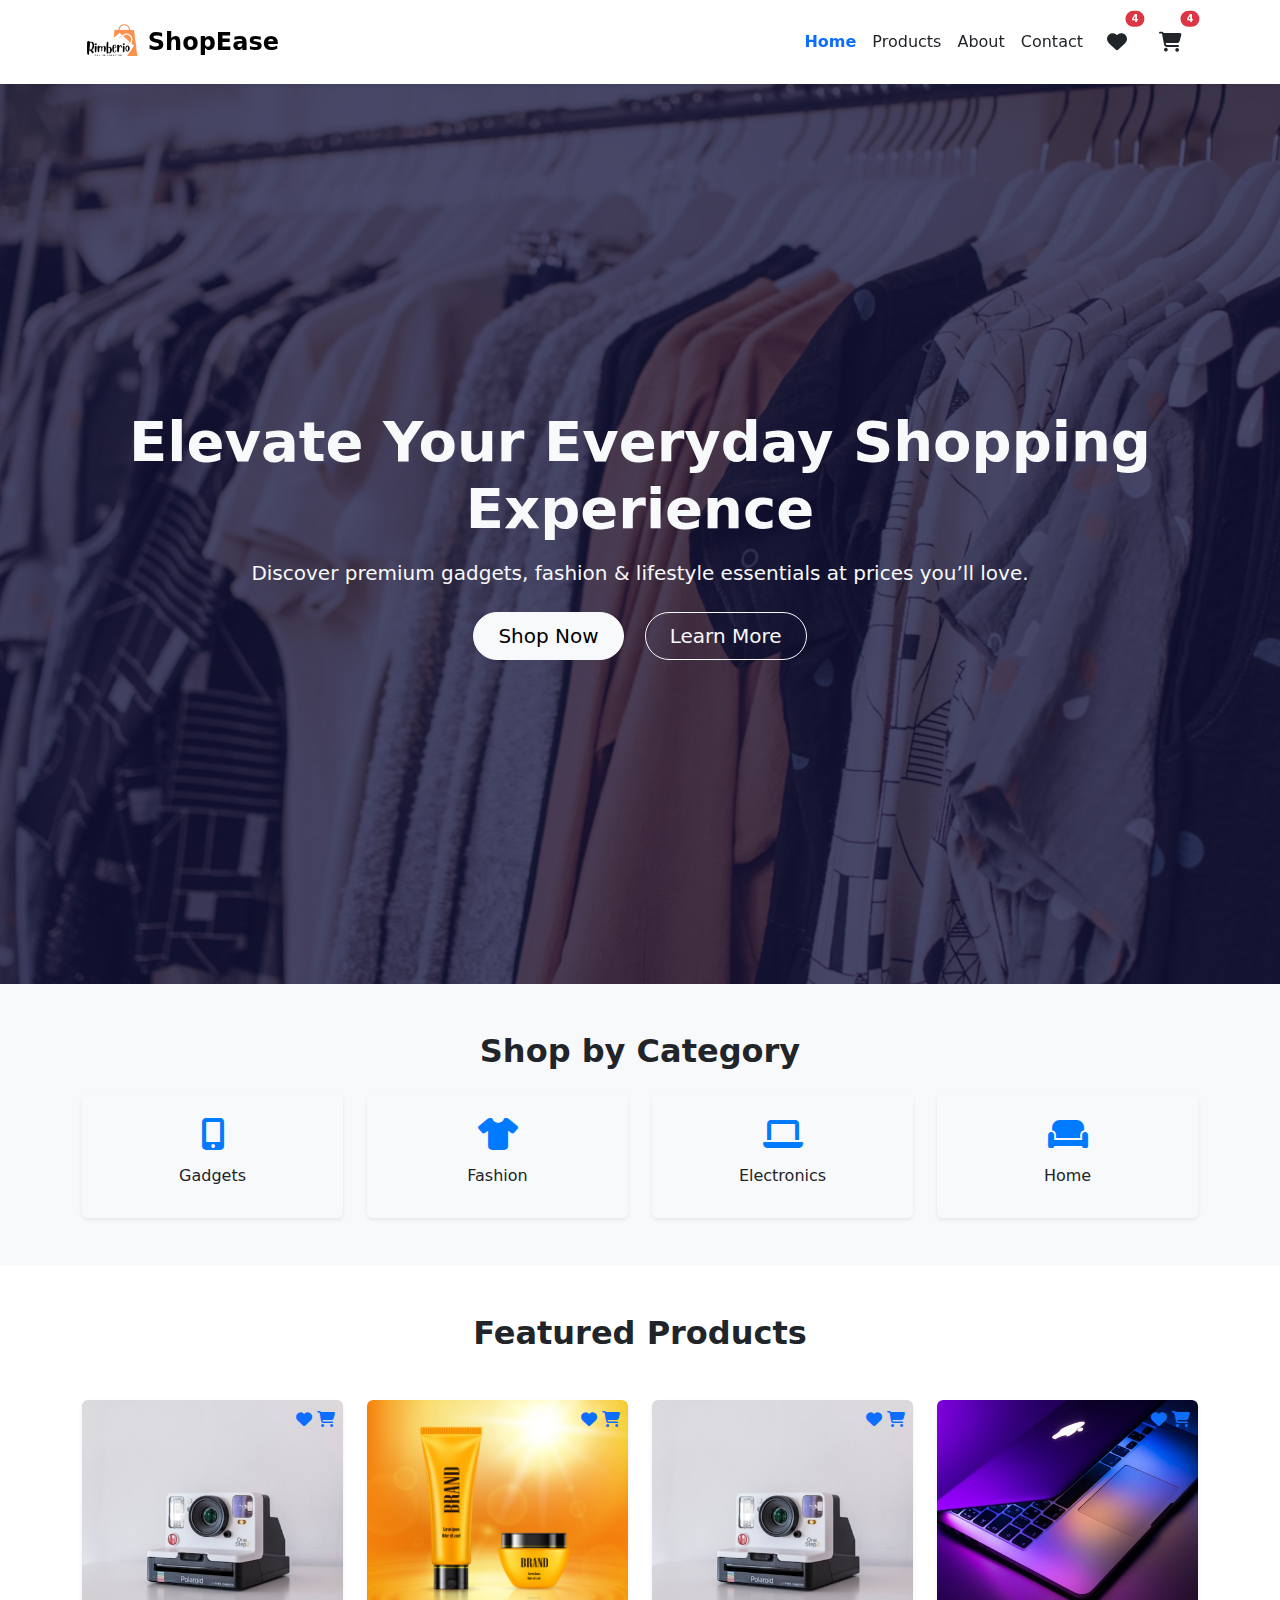
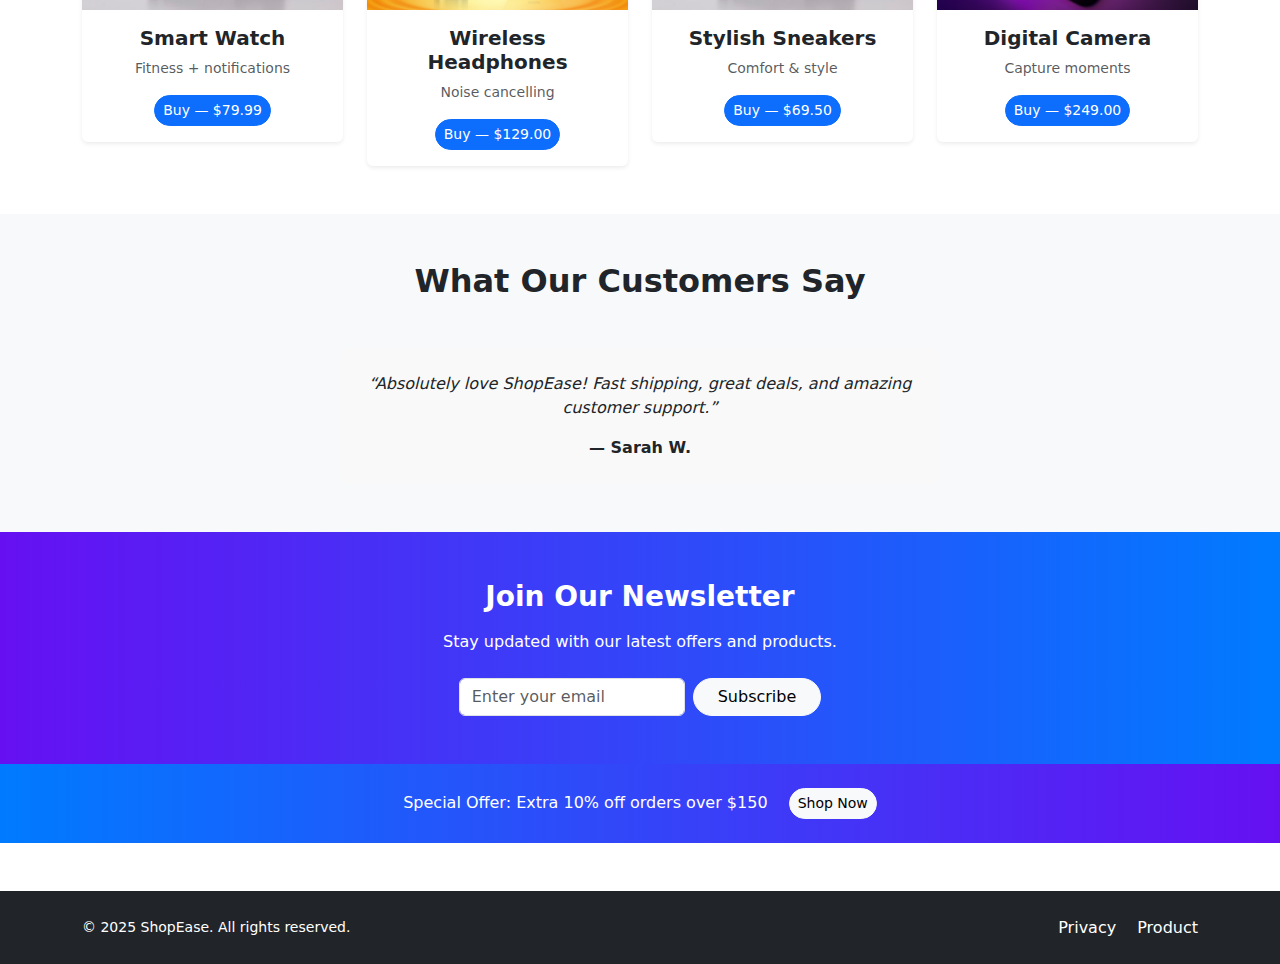
<file: index.html>
<!DOCTYPE html>
<html lang="en">
  <head>
    <meta charset="utf-8" />
    <meta name="viewport" content="width=device-width,initial-scale=1" />
    <title>ShopEase | Home</title>
    <link rel="stylesheet" href="style.css" />
    <!-- Google Fonts -->
    <link
      href="https://fonts.googleapis.com/css2?family=Poppins:wght@300;500;700;800&display=swap"
      rel="stylesheet"
    />

    <!-- Bootstrap CSS -->
    <link
      href="https://cdn.jsdelivr.net/npm/bootstrap@5.3.3/dist/css/bootstrap.min.css"
      rel="stylesheet"
    />

    <!-- Font Awesome -->
    <link
      href="https://cdnjs.cloudflare.com/ajax/libs/font-awesome/6.6.0/css/all.min.css"
      rel="stylesheet"
    />
  </head>

  <body class="d-flex flex-column">
    <!-- HEADER -->
    <header
      class="navbar navbar-expand-lg navbar-light bg-white shadow-sm sticky-top"
    >
      <div
        class="container py-2 d-flex align-items-center justify-content-between"
      >
        <!-- Brand / Logo -->
        <a href="index.html" class="navbar-brand d-flex align-items-center">
          <img
            src="./images/logoStore.png"
            alt="ShopEase"
            style="height: 42px; margin-right: 8px"
          />
          <span class="fw-bold h4 text-gradient mb-0">ShopEase</span>
        </a>

        <!-- Mobile Icons (Wishlist + Cart) -->
        <div class="d-lg-none d-flex align-items-center">
          <a
            href="checkout.html"
            class="nav-link text-dark fs-5 position-relative me-2"
          >
            <i class="fa-solid fa-heart"></i>
            <span
              class="position-absolute top-0 start-100 translate-middle badge rounded-pill bg-danger"
              style="font-size: 0.6rem"
              >4</span
            >
          </a>
          <a
            href="checkout.html"
            class="nav-link text-dark fs-5 position-relative me-3"
          >
            <i class="fa-solid fa-cart-shopping"></i>
            <span
              class="position-absolute top-0 start-100 translate-middle badge rounded-pill bg-danger"
              style="font-size: 0.6rem"
              >4</span
            >
          </a>

          <!-- Hamburger Icon -->
          <button
            class="navbar-toggler border-0"
            type="button"
            data-bs-toggle="collapse"
            data-bs-target="#navbarNav"
            aria-controls="navbarNav"
            aria-expanded="false"
            aria-label="Toggle navigation"
          >
            <span class="navbar-toggler-icon"></span>
          </button>
        </div>

        <!-- Desktop Nav Links -->
        <div
          class="collapse navbar-collapse justify-content-end"
          id="navbarNav"
        >
          <ul class="navbar-nav align-items-lg-center mb-2 mb-lg-0">
            <li class="nav-item">
              <a class="nav-link fw-bold active text-primary" href="index.html"
                >Home</a
              >
            </li>
            <li class="nav-item">
              <a class="nav-link text-dark" href="product.html">Products</a>
            </li>
            <li class="nav-item">
              <a class="nav-link text-dark" href="about.html">About</a>
            </li>
            <li class="nav-item">
              <a class="nav-link text-dark" href="contact.html">Contact</a>
            </li>

            <!-- Desktop Icons -->
            <li class="nav-item d-none d-lg-block position-relative mx-2">
              <a href="checkout.html" class="nav-link text-dark fs-5">
                <i class="fa-solid fa-heart"></i>
                <span
                  class="position-absolute top-0 start-100 translate-middle badge rounded-pill bg-danger"
                  style="font-size: 0.6rem"
                  >4</span
                >
              </a>
            </li>
            <li class="nav-item d-none d-lg-block position-relative mx-2">
              <a href="checkout.html" class="nav-link text-dark fs-5">
                <i class="fa-solid fa-cart-shopping"></i>
                <span
                  class="position-absolute top-0 start-100 translate-middle badge rounded-pill bg-danger"
                  style="font-size: 0.6rem"
                  >4</span
                >
              </a>
            </li>
          </ul>
        </div>
      </div>
    </header>

    <!-- HERO SECTION -->
    <section
      class="hero-section text-light text-center d-flex align-items-center justify-content-center"
    >
      <div class="container">
        <h1 class="display-4 fw-bold mb-3">
          Elevate Your Everyday Shopping Experience
        </h1>
        <p class="lead mb-4">
          Discover premium gadgets, fashion & lifestyle essentials at prices
          you’ll love.
        </p>
        <a
          href="product.html"
          class="btn btn-lg btn-light rounded-pill me-3 px-4"
        >
          Shop Now
        </a>
        <a
          href="about.html"
          class="btn btn-lg btn-outline-light rounded-pill px-4"
        >
          Learn More
        </a>
      </div>
    </section>

    <!-- CATEGORY SECTION -->
    <section class="py-5 bg-light">
      <div class="container text-center">
        <h2 class="fw-bold mb-4 text-gradient">Shop by Category</h2>
        <div class="row g-4">
          <div class="col-6 col-md-3">
            <div class="p-4 shadow-sm category-card rounded">
              <i class="fa-solid fa-mobile-screen-button mb-3"></i>
              <h6>Gadgets</h6>
            </div>
          </div>
          <div class="col-6 col-md-3">
            <div class="p-4 shadow-sm category-card rounded">
              <i class="fa-solid fa-shirt mb-3"></i>
              <h6>Fashion</h6>
            </div>
          </div>
          <div class="col-6 col-md-3">
            <div class="p-4 shadow-sm category-card rounded">
              <i class="fa-solid fa-laptop mb-3"></i>
              <h6>Electronics</h6>
            </div>
          </div>
          <div class="col-6 col-md-3">
            <div class="p-4 shadow-sm category-card rounded">
              <i class="fa-solid fa-couch mb-3"></i>
              <h6>Home</h6>
            </div>
          </div>
        </div>
      </div>
    </section>

    <!-- FEATURED PRODUCTS -->
    <section class="py-5 bg-white">
      <div class="container">
        <h2 class="fw-bold text-center mb-5 text-gradient">
          Featured Products
        </h2>
        <div class="row g-4">
          <!-- product cards -->
          <div class="col-sm-6 col-lg-3">
            <div class="card product-card border-0 shadow-sm position-relative">
              <img src="./images/product1.jpg" class="card-img-top" />
              <div class="card-body text-center">
                <h5 class="fw-semibold">Smart Watch</h5>
                <p class="text-muted small">Fitness + notifications</p>
                <a href="#" class="btn btn-primary rounded-pill btn-sm"
                  >Buy — $79.99</a
                >
              </div>
              <div class="position-absolute top-0 end-0 p-2">
                <i class="fa-solid fa-heart text-primary"></i>
                <i class="fa-solid fa-cart-shopping text-primary"></i>
              </div>
            </div>
          </div>

          <div class="col-sm-6 col-lg-3">
            <div class="card product-card border-0 shadow-sm position-relative">
              <img src="./images/product.jpg" class="card-img-top" />
              <div class="card-body text-center">
                <h5 class="fw-semibold">Wireless Headphones</h5>
                <p class="text-muted small">Noise cancelling</p>
                <a href="#" class="btn btn-primary rounded-pill btn-sm"
                  >Buy — $129.00</a
                >
              </div>
              <div class="position-absolute top-0 end-0 p-2">
                <i class="fa-solid fa-heart text-primary"></i>
                <i class="fa-solid fa-cart-shopping text-primary"></i>
              </div>
            </div>
          </div>

          <div class="col-sm-6 col-lg-3">
            <div class="card product-card border-0 shadow-sm position-relative">
              <img src="./images/product1.jpg" class="card-img-top" />
              <div class="card-body text-center">
                <h5 class="fw-semibold">Stylish Sneakers</h5>
                <p class="text-muted small">Comfort & style</p>
                <a href="#" class="btn btn-primary rounded-pill btn-sm"
                  >Buy — $69.50</a
                >
              </div>
              <div class="position-absolute top-0 end-0 p-2">
                <i class="fa-solid fa-heart text-primary"></i>
                <i class="fa-solid fa-cart-shopping text-primary"></i>
              </div>
            </div>
          </div>

          <div class="col-sm-6 col-lg-3">
            <div class="card product-card border-0 shadow-sm position-relative">
              <img src="./images/product2.jpg" class="card-img-top" />
              <div class="card-body text-center">
                <h5 class="fw-semibold">Digital Camera</h5>
                <p class="text-muted small">Capture moments</p>
                <a href="#" class="btn btn-primary rounded-pill btn-sm"
                  >Buy — $249.00</a
                >
              </div>
              <div class="position-absolute top-0 end-0 p-2">
                <i class="fa-solid fa-heart text-primary"></i>
                <i class="fa-solid fa-cart-shopping text-primary"></i>
              </div>
            </div>
          </div>
        </div>
      </div>
    </section>

    <!-- TESTIMONIALS -->
    <section class="py-5 bg-light">
      <div class="container text-center">
        <h2 class="fw-bold mb-5 text-gradient">What Our Customers Say</h2>
        <div
          id="carouselTestimonials"
          class="carousel slide"
          data-bs-ride="carousel"
        >
          <div class="carousel-inner">
            <div class="carousel-item active">
              <div class="testimonial p-4 mx-auto" style="max-width: 600px">
                <p class="mb-3 fst-italic">
                  “Absolutely love ShopEase! Fast shipping, great deals, and
                  amazing customer support.”
                </p>
                <strong>— Sarah W.</strong>
              </div>
            </div>
            <div class="carousel-item">
              <div class="testimonial p-4 mx-auto" style="max-width: 600px">
                <p class="mb-3 fst-italic">
                  “My go-to store for gadgets and lifestyle products. Highly
                  recommend!”
                </p>
                <strong>— Daniel R.</strong>
              </div>
            </div>
            <div class="carousel-item">
              <div class="testimonial p-4 mx-auto" style="max-width: 600px">
                <p class="mb-3 fst-italic">
                  “Top-notch quality and very user-friendly website. Will shop
                  again.”
                </p>
                <strong>— Emily T.</strong>
              </div>
            </div>
          </div>
        </div>
      </div>
    </section>

    <!-- NEWSLETTER SIGNUP -->
    <section class="newsletter text-white py-5 text-center">
      <div class="container">
        <h3 class="fw-bold mb-3">Join Our Newsletter</h3>
        <p class="mb-4">Stay updated with our latest offers and products.</p>
        <form class="d-flex justify-content-center flex-wrap gap-2">
          <input
            type="email"
            class="form-control w-auto"
            placeholder="Enter your email"
            required
          />
          <button class="btn btn-light rounded-pill px-4">Subscribe</button>
        </form>
      </div>
    </section>

    <!-- PROMO BANNER -->
    <section class="promo-banner text-white py-4 text-center">
      <div class="container">
        Special Offer: Extra 10% off orders over $150
        <a href="product.html" class="btn btn-light btn-sm rounded-pill ms-3">
          Shop Now
        </a>
      </div>
    </section>

    <!-- FOOTER -->
    <footer class="bg-dark text-white py-4 mt-5">
      <div
        class="container d-flex flex-column flex-md-row justify-content-between align-items-center"
      >
        <small>&copy; 2025 ShopEase. All rights reserved.</small>
        <div class="mt-2 mt-md-0">
          <a href="privacy.html" class="text-white text-decoration-none me-3">
            Privacy
          </a>
          <a href="product.html" class="text-white text-decoration-none">
            Product
          </a>
        </div>
      </div>
    </footer>

    <script src="https://cdn.jsdelivr.net/npm/bootstrap@5.3.3/dist/js/bootstrap.bundle.min.js"></script>
  </body>
</html>
</file>
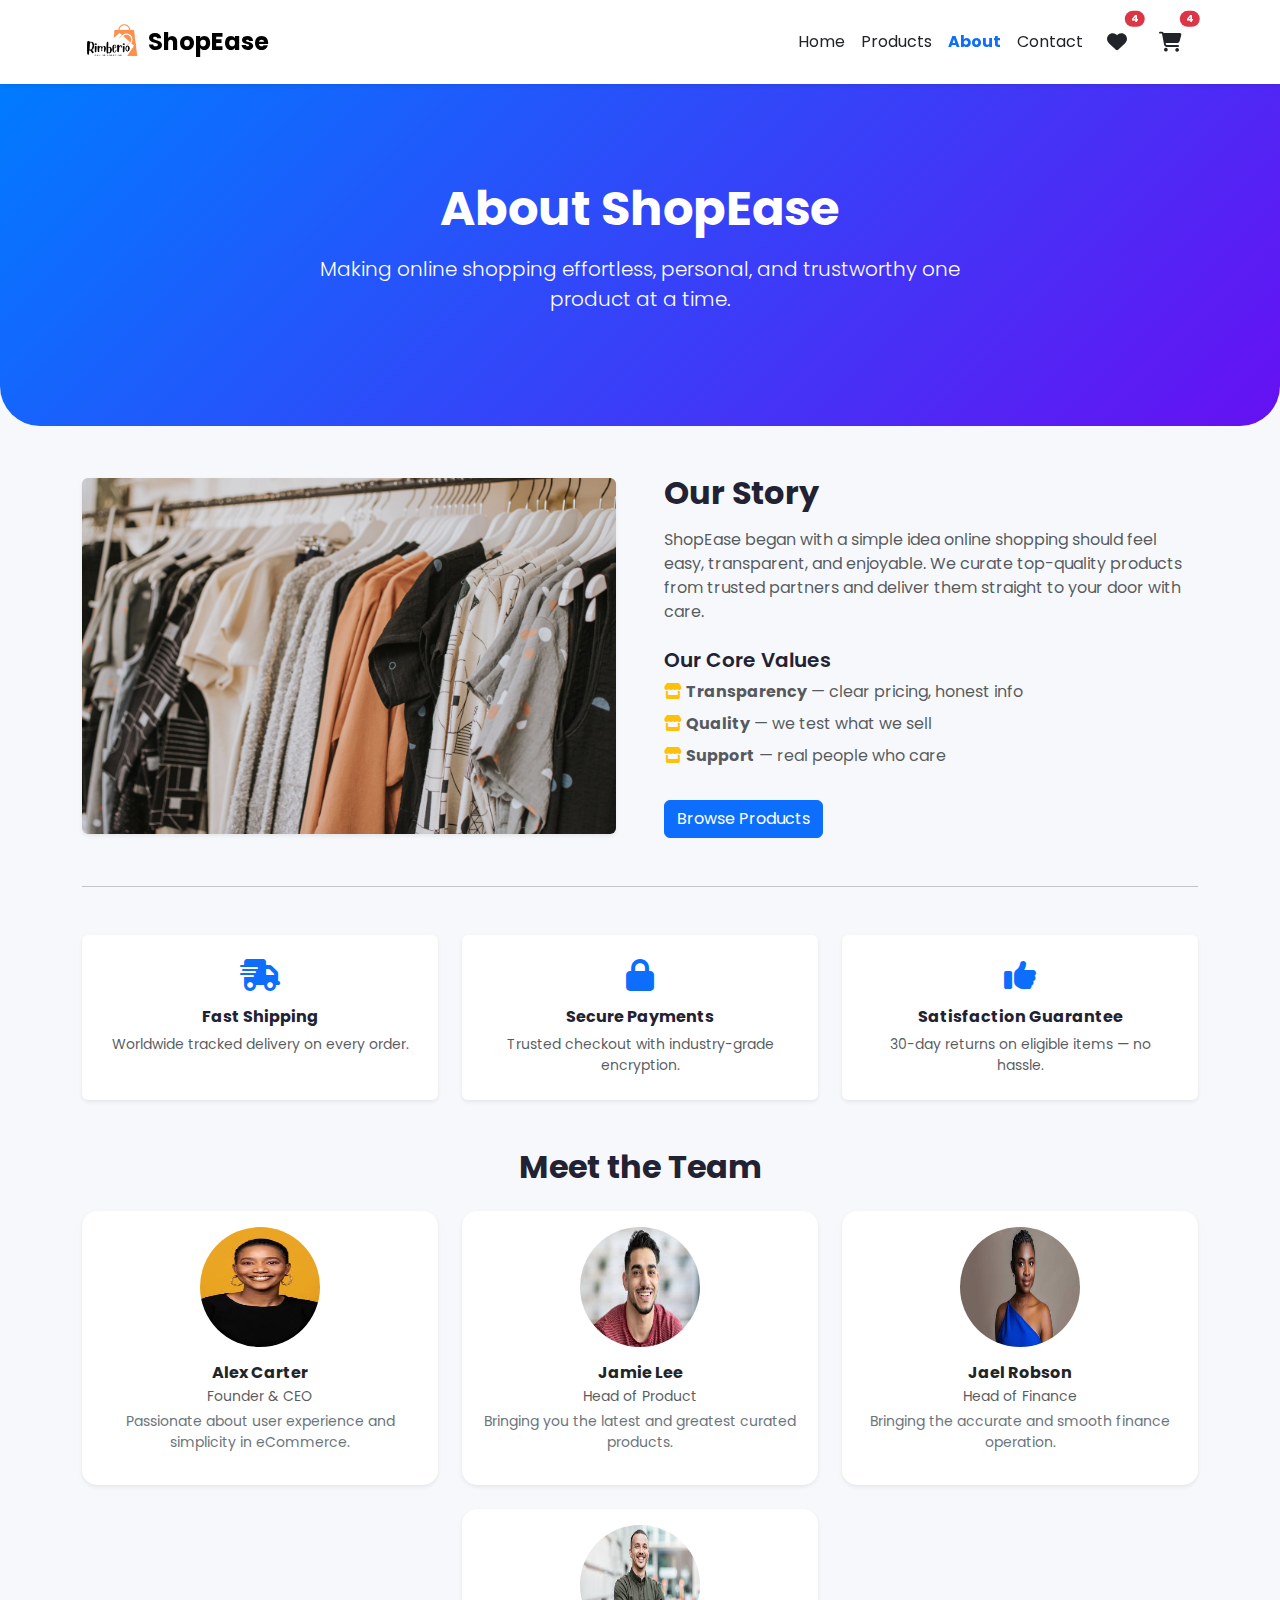
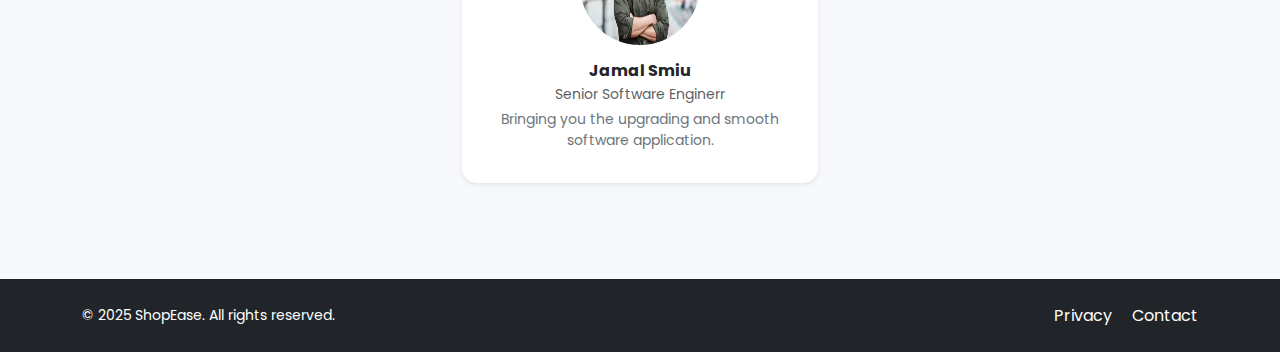
<file: about.html>
<!DOCTYPE html>
<html lang="en">
  <head>
    <meta charset="utf-8" />
    <meta name="viewport" content="width=device-width,initial-scale=1" />
    <title>About | ShopEase</title>
    <link
      href="https://fonts.googleapis.com/css2?family=Poppins:wght@300;500;700;800&display=swap"
      rel="stylesheet"
    />
    <link
      href="https://cdn.jsdelivr.net/npm/bootstrap@5.3.3/dist/css/bootstrap.min.css"
      rel="stylesheet"
    />
    <link
      href="https://cdnjs.cloudflare.com/ajax/libs/font-awesome/6.6.0/css/all.min.css"
      rel="stylesheet"
    />
    <link rel="stylesheet" href="style.css" />
  </head>

  <body>
    <!-- HEADER -->
    <header
      class="navbar navbar-expand-lg navbar-light bg-white shadow-sm sticky-top"
    >
      <div
        class="container py-2 d-flex align-items-center justify-content-between"
      >
        <!-- Brand / Logo -->
        <a href="index.html" class="navbar-brand d-flex align-items-center">
          <img
            src="./images/logoStore.png"
            alt="ShopEase"
            style="height: 42px; margin-right: 8px"
          />
          <span class="fw-bold h4 text-gradient mb-0">ShopEase</span>
        </a>

        <!-- Mobile Icons (Wishlist + Cart) -->
        <div class="d-lg-none d-flex align-items-center">
          <a
            href="checkout.html"
            class="nav-link text-dark fs-5 position-relative me-2"
          >
            <i class="fa-solid fa-heart"></i>
            <span
              class="position-absolute top-0 start-100 translate-middle badge rounded-pill bg-danger"
              style="font-size: 0.6rem"
              >4</span
            >
          </a>
          <a
            href="checkout.html"
            class="nav-link text-dark fs-5 position-relative me-3"
          >
            <i class="fa-solid fa-cart-shopping"></i>
            <span
              class="position-absolute top-0 start-100 translate-middle badge rounded-pill bg-danger"
              style="font-size: 0.6rem"
              >4</span
            >
          </a>

          <!-- Hamburger Icon -->
          <button
            class="navbar-toggler border-0"
            type="button"
            data-bs-toggle="collapse"
            data-bs-target="#navbarNav"
            aria-controls="navbarNav"
            aria-expanded="false"
            aria-label="Toggle navigation"
          >
            <span class="navbar-toggler-icon"></span>
          </button>
        </div>

        <!-- Desktop Nav Links -->
        <div
          class="collapse navbar-collapse justify-content-end"
          id="navbarNav"
        >
          <ul class="navbar-nav align-items-lg-center mb-2 mb-lg-0">
            <li class="nav-item">
              <a class="nav-link text-dark" href="index.html">Home</a>
            </li>
            <li class="nav-item">
              <a class="nav-link text-dark" href="product.html">Products</a>
            </li>
            <li class="nav-item">
              <a class="nav-link fw-bold active text-primary" href="about.html"
                >About</a
              >
            </li>
            <li class="nav-item">
              <a class="nav-link text-dark" href="contact.html">Contact</a>
            </li>

            <!-- Desktop Icons -->
            <li class="nav-item d-none d-lg-block position-relative mx-2">
              <a href="checkout.html" class="nav-link text-dark fs-5">
                <i class="fa-solid fa-heart"></i>
                <span
                  class="position-absolute top-0 start-100 translate-middle badge rounded-pill bg-danger"
                  style="font-size: 0.6rem"
                  >4</span
                >
              </a>
            </li>
            <li class="nav-item d-none d-lg-block position-relative mx-2">
              <a href="checkout.html" class="nav-link text-dark fs-5">
                <i class="fa-solid fa-cart-shopping"></i>
                <span
                  class="position-absolute top-0 start-100 translate-middle badge rounded-pill bg-danger"
                  style="font-size: 0.6rem"
                  >4</span
                >
              </a>
            </li>
          </ul>
        </div>
      </div>
    </header>

    <!-- ABOUT HERO -->
    <section class="about-hero py-5 text-center text-white">
      <div class="container py-5">
        <h1 class="fw-bold display-5 mb-3">About ShopEase</h1>
        <p class="lead mx-auto" style="max-width: 650px">
          Making online shopping effortless, personal, and trustworthy one
          product at a time.
        </p>
      </div>
    </section>

    <!-- OUR STORY -->
    <main class="py-5">
      <div class="container">
        <div class="row g-5 align-items-center">
          <div class="col-md-6">
            <img
              src="./images/bg.jpg"
              alt="Our mission"
              class="img-fluid rounded shadow-sm animate-fade"
            />
          </div>

          <div class="col-md-6">
            <h2 class="fw-bold mb-3">Our Story</h2>
            <p class="text-muted">
              ShopEase began with a simple idea online shopping should feel
              easy, transparent, and enjoyable. We curate top-quality products
              from trusted partners and deliver them straight to your door with
              care.
            </p>

            <h5 class="mt-4 mb-2 fw-semibold">Our Core Values</h5>
            <ul class="list-unstyled text-muted">
              <li class="mb-2">
                <i class="fa-solid fa-store text-warning"></i>
                <strong>Transparency</strong> — clear pricing, honest info
              </li>
              <li class="mb-2">
                <i class="fa-solid fa-store text-warning"></i>
                <strong>Quality</strong> — we test what we sell
              </li>
              <li class="mb-2">
                <i class="fa-solid fa-store text-warning"></i>
                <strong>Support</strong> — real people who care
              </li>
            </ul>

            <a href="product.html" class="btn btn-primary mt-3"
              >Browse Products</a
            >
          </div>
        </div>

        <hr class="my-5" />

        <!-- FEATURES -->
        <div class="row text-center g-4">
          <div class="col-md-4">
            <div class="feature-box p-4 rounded shadow-sm h-100">
              <i class="fa-solid fa-truck-fast fa-2x text-primary mb-3"></i>
              <h6 class="fw-bold">Fast Shipping</h6>
              <p class="text-muted small mb-0">
                Worldwide tracked delivery on every order.
              </p>
            </div>
          </div>

          <div class="col-md-4">
            <div class="feature-box p-4 rounded shadow-sm h-100">
              <i class="fa-solid fa-lock fa-2x text-primary mb-3"></i>
              <h6 class="fw-bold">Secure Payments</h6>
              <p class="text-muted small mb-0">
                Trusted checkout with industry-grade encryption.
              </p>
            </div>
          </div>

          <div class="col-md-4">
            <div class="feature-box p-4 rounded shadow-sm h-100">
              <i class="fa-solid fa-thumbs-up fa-2x text-primary mb-3"></i>
              <h6 class="fw-bold">Satisfaction Guarantee</h6>
              <p class="text-muted small mb-0">
                30-day returns on eligible items — no hassle.
              </p>
            </div>
          </div>
        </div>

        <!-- TEAM SECTION -->
        <section class="team-section text-center mt-5">
          <h2 class="fw-bold mb-4">Meet the Team</h2>
          <div class="row row-cols-lg-3 row-cols-2 g-4 justify-content-center">
            <div class="col-md-4 col-sm-6">
              <div class="card border-0 shadow-sm team-card p-3">
                <img
                  src="./images/team1.jpg"
                  class="rounded-circle mx-auto mb-3"
                  width="120"
                  height="120"
                  alt="Team member"
                />
                <h6 class="fw-bold mb-1">Alex Carter</h6>
                <p class="text-muted small mb-1">Founder & CEO</p>
                <p class="small text-secondary">
                  Passionate about user experience and simplicity in eCommerce.
                </p>
              </div>
            </div>
            <div class="col-md-4 col-sm-6">
              <div class="card border-0 shadow-sm team-card p-3">
                <img
                  src="./images/team2.jpg"
                  class="rounded-circle mx-auto mb-3"
                  width="120"
                  height="120"
                  alt="Team member"
                />
                <h6 class="fw-bold mb-1">Jamie Lee</h6>
                <p class="text-muted small mb-1">Head of Product</p>
                <p class="small text-secondary">
                  Bringing you the latest and greatest curated products.
                </p>
              </div>
            </div>

            <div class="col-md-4 col-sm-6">
              <div class="card border-0 shadow-sm team-card p-3">
                <img
                  src="./images/team3.jpg"
                  class="rounded-circle mx-auto mb-3"
                  width="120"
                  height="120"
                  alt="Team member"
                />
                <h6 class="fw-bold mb-1">Jael Robson</h6>
                <p class="text-muted small mb-1">Head of Finance</p>
                <p class="small text-secondary">
                  Bringing the accurate and smooth finance operation.
                </p>
              </div>
            </div>

            <div class="col-md-4 col-sm-6">
              <div class="card border-0 shadow-sm team-card p-3">
                <img
                  src="./images/team4.jpg"
                  class="rounded-circle mx-auto mb-3"
                  width="120"
                  height="120"
                  alt="Team member"
                />
                <h6 class="fw-bold mb-1">Jamal Smiu</h6>
                <p class="text-muted small mb-1">Senior Software Enginerr</p>
                <p class="small text-secondary">
                  Bringing you the upgrading and smooth software application.
                </p>
              </div>
            </div>
          </div>
        </section>
      </div>
    </main>

    <!-- FOOTER -->
    <footer class="bg-dark text-white py-4 mt-5">
      <div
        class="container d-flex flex-column flex-md-row justify-content-between align-items-center"
      >
        <small>&copy; 2025 ShopEase. All rights reserved.</small>
        <div class="mt-2 mt-md-0">
          <a href="privacy.html" class="text-white text-decoration-none me-3">
            Privacy
          </a>
          <a href="contact.html" class="text-white text-decoration-none">
            Contact
          </a>
        </div>
      </div>
    </footer>
    <script src="https://cdn.jsdelivr.net/npm/bootstrap@5.3.3/dist/js/bootstrap.bundle.min.js"></script>
  </body>
</html>
</file>
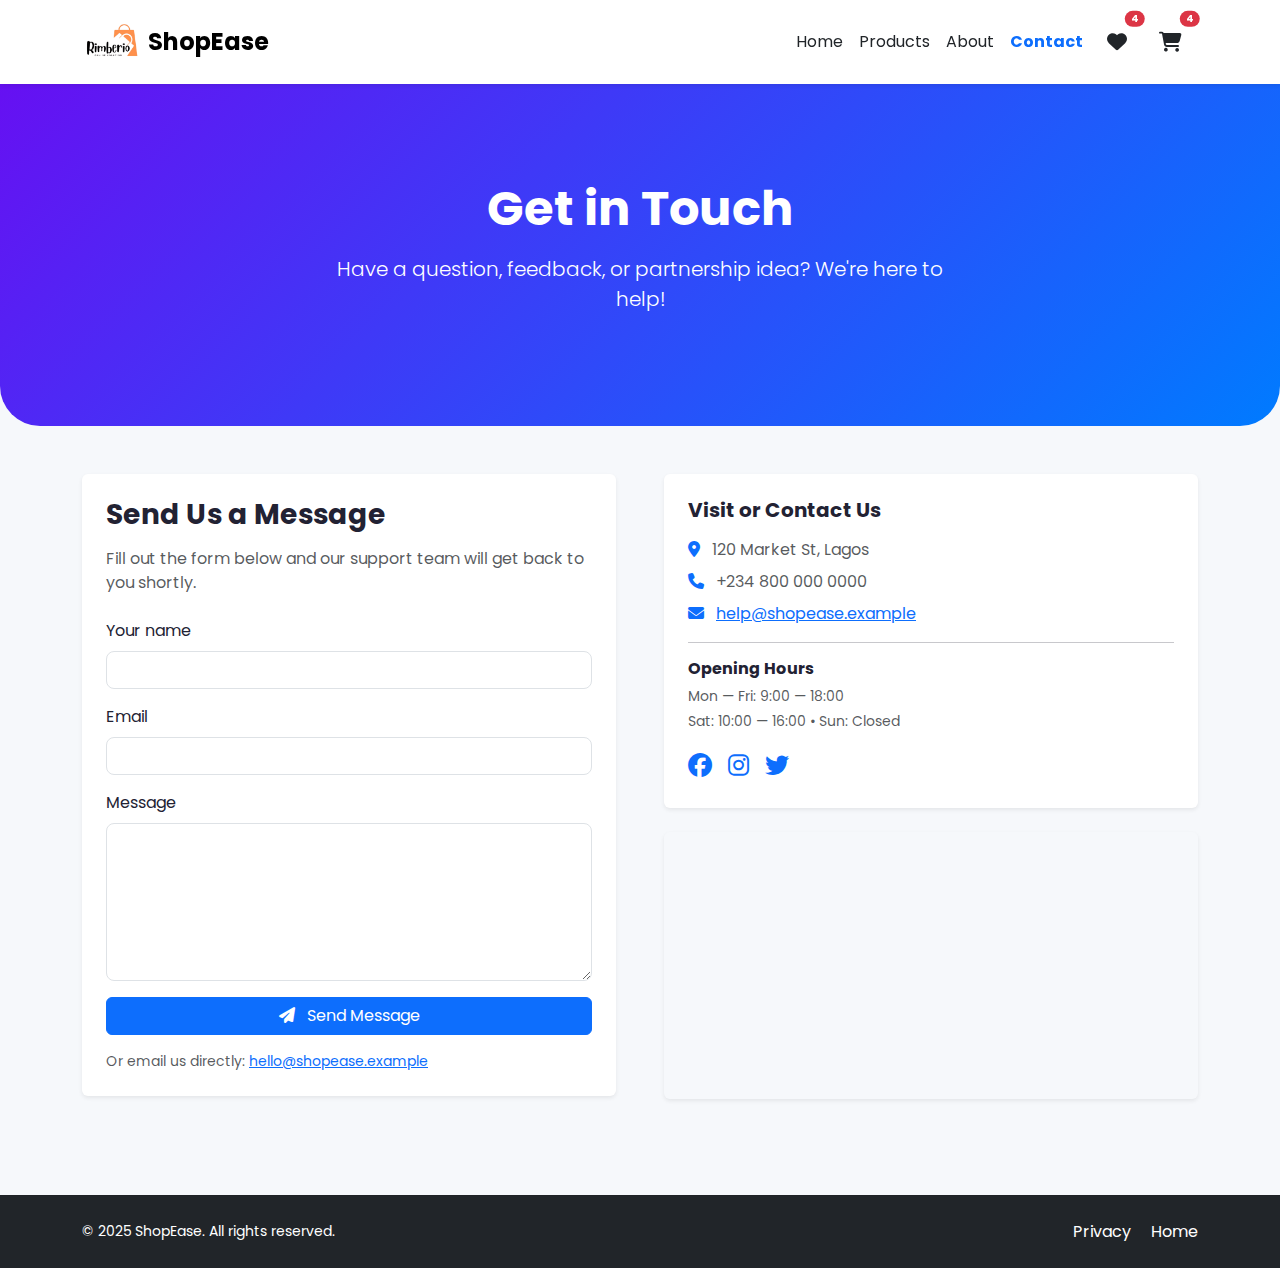
<file: contact.html>
<!DOCTYPE html>
<html lang="en">
  <head>
    <meta charset="utf-8" />
    <meta name="viewport" content="width=device-width,initial-scale=1" />
    <title>Contact | ShopEase</title>

    <link
      href="https://fonts.googleapis.com/css2?family=Poppins:wght@300;500;700;800&display=swap"
      rel="stylesheet"
    />
    <link
      href="https://cdn.jsdelivr.net/npm/bootstrap@5.3.3/dist/css/bootstrap.min.css"
      rel="stylesheet"
    />
    <link
      href="https://cdnjs.cloudflare.com/ajax/libs/font-awesome/6.6.0/css/all.min.css"
      rel="stylesheet"
    />
    <link rel="stylesheet" href="style.css" />
  </head>

  <body>
    <!-- HEADER -->
    <header
      class="navbar navbar-expand-lg navbar-light bg-white shadow-sm sticky-top"
    >
      <div
        class="container py-2 d-flex align-items-center justify-content-between"
      >
        <!-- Brand / Logo -->
        <a href="index.html" class="navbar-brand d-flex align-items-center">
          <img
            src="./images/logoStore.png"
            alt="ShopEase"
            style="height: 42px; margin-right: 8px"
          />
          <span class="fw-bold h4 text-gradient mb-0">ShopEase</span>
        </a>

        <!-- Mobile Icons (Wishlist + Cart) -->
        <div class="d-lg-none d-flex align-items-center">
          <a
            href="checkout.html"
            class="nav-link text-dark fs-5 position-relative me-2"
          >
            <i class="fa-solid fa-heart"></i>
            <span
              class="position-absolute top-0 start-100 translate-middle badge rounded-pill bg-danger"
              style="font-size: 0.6rem"
              >4</span
            >
          </a>
          <a
            href="checkout.html"
            class="nav-link text-dark fs-5 position-relative me-3"
          >
            <i class="fa-solid fa-cart-shopping"></i>
            <span
              class="position-absolute top-0 start-100 translate-middle badge rounded-pill bg-danger"
              style="font-size: 0.6rem"
              >4</span
            >
          </a>

          <!-- Hamburger Icon -->
          <button
            class="navbar-toggler border-0"
            type="button"
            data-bs-toggle="collapse"
            data-bs-target="#navbarNav"
            aria-controls="navbarNav"
            aria-expanded="false"
            aria-label="Toggle navigation"
          >
            <span class="navbar-toggler-icon"></span>
          </button>
        </div>

        <!-- Desktop Nav Links -->
        <div
          class="collapse navbar-collapse justify-content-end"
          id="navbarNav"
        >
          <ul class="navbar-nav align-items-lg-center mb-2 mb-lg-0">
            <li class="nav-item">
              <a class="nav-link text-dark" href="index.html">Home</a>
            </li>
            <li class="nav-item">
              <a class="nav-link text-dark" href="product.html">Products</a>
            </li>
            <li class="nav-item">
              <a class="nav-link text-dark" href="about.html">About</a>
            </li>
            <li class="nav-item">
              <a
                class="nav-link fw-bold active text-primary"
                href="contact.html"
                >Contact</a
              >
            </li>

            <!-- Desktop Icons -->
            <li class="nav-item d-none d-lg-block position-relative mx-2">
              <a href="checkout.html" class="nav-link text-dark fs-5">
                <i class="fa-solid fa-heart"></i>
                <span
                  class="position-absolute top-0 start-100 translate-middle badge rounded-pill bg-danger"
                  style="font-size: 0.6rem"
                  >4</span
                >
              </a>
            </li>
            <li class="nav-item d-none d-lg-block position-relative mx-2">
              <a href="checkout.html" class="nav-link text-dark fs-5">
                <i class="fa-solid fa-cart-shopping"></i>
                <span
                  class="position-absolute top-0 start-100 translate-middle badge rounded-pill bg-danger"
                  style="font-size: 0.6rem"
                  >4</span
                >
              </a>
            </li>
          </ul>
        </div>
      </div>
    </header>

    <!-- HERO -->
    <section class="contact-hero py-5 text-center text-white">
      <div class="container py-5">
        <h1 class="fw-bold display-5 mb-3">Get in Touch</h1>
        <p class="lead mx-auto" style="max-width: 650px">
          Have a question, feedback, or partnership idea? We're here to help!
        </p>
      </div>
    </section>

    <!-- CONTACT FORM & INFO -->
    <main class="py-5">
      <div class="container">
        <div class="row g-5 align-items-start">
          <!-- CONTACT FORM -->
          <div class="col-lg-6">
            <div
              class="contact-card p-4 shadow-sm rounded bg-white animate-fade"
            >
              <h3 class="fw-bold mb-3">Send Us a Message</h3>
              <p class="text-muted">
                Fill out the form below and our support team will get back to
                you shortly.
              </p>

              <form
                method="GET"
                action="mailto:hello@shopease.example"
                enctype="text/plain"
                class="mt-4"
              >
                <div class="mb-3">
                  <label class="form-label">Your name</label>
                  <input
                    type="text"
                    class="form-control"
                    name="name"
                    required
                  />
                </div>

                <div class="mb-3">
                  <label class="form-label">Email</label>
                  <input
                    type="email"
                    class="form-control"
                    name="email"
                    required
                  />
                </div>

                <div class="mb-3">
                  <label class="form-label">Message</label>
                  <textarea
                    name="message"
                    rows="6"
                    class="form-control"
                    required
                  ></textarea>
                </div>

                <button type="submit" class="btn btn-primary w-100">
                  <i class="fa-solid fa-paper-plane me-2"></i> Send Message
                </button>

                <small class="d-block text-muted mt-3">
                  Or email us directly:
                  <a href="mailto:hello@shopease.example"
                    >hello@shopease.example</a
                  >
                </small>
              </form>
            </div>
          </div>

          <!-- CONTACT INFO -->
          <div class="col-lg-6">
            <div class="p-4 contact-info-box bg-white rounded shadow-sm">
              <h5 class="fw-bold mb-3">Visit or Contact Us</h5>
              <ul class="list-unstyled text-muted mb-3">
                <li class="mb-2">
                  <i class="fa-solid fa-location-dot text-primary me-2"></i>
                  120 Market St, Lagos
                </li>
                <li class="mb-2">
                  <i class="fa-solid fa-phone text-primary me-2"></i> +234 800
                  000 0000
                </li>
                <li class="mb-2">
                  <i class="fa-solid fa-envelope text-primary me-2"></i>
                  <a href="mailto:help@shopease.example"
                    >help@shopease.example</a
                  >
                </li>
              </ul>

              <hr />

              <h6 class="fw-bold">Opening Hours</h6>
              <p class="text-muted small mb-1">Mon — Fri: 9:00 — 18:00</p>
              <p class="text-muted small mb-3">
                Sat: 10:00 — 16:00 • Sun: Closed
              </p>

              <div class="d-flex gap-3 mt-3">
                <a href="#" class="text-primary fs-4"
                  ><i class="fab fa-facebook"></i
                ></a>
                <a href="#" class="text-primary fs-4"
                  ><i class="fab fa-instagram"></i
                ></a>
                <a href="#" class="text-primary fs-4"
                  ><i class="fab fa-twitter"></i
                ></a>
              </div>
            </div>

            <!-- MAP PREVIEW -->
            <div class="mt-4">
              <div class="map-container rounded shadow-sm overflow-hidden">
                <iframe
                  src="https://www.google.com/maps/embed?pb=!1m18!1m12!1m3!1d3952.121067788405!2d3.379205674833356!3d6.524379023165055!2m3!1f0!2f0!3f0!3m2!1i1024!2i768!4f13.1!3m3!1m2!1s0x103b8b17e05fbb63%3A0x77df4b1a48f4b13b!2sLagos%20Island%2C%20Lagos!5e0!3m2!1sen!2sng!4v1699111111111!5m2!1sen!2sng"
                  width="100%"
                  height="250"
                  style="border: 0"
                  allowfullscreen=""
                  loading="lazy"
                  referrerpolicy="no-referrer-when-downgrade"
                ></iframe>
              </div>
            </div>
          </div>
        </div>
      </div>
    </main>

    <!-- FOOTER -->
    <footer class="bg-dark text-white py-4 mt-5">
      <div
        class="container d-flex flex-column flex-md-row justify-content-between align-items-center"
      >
        <small>&copy; 2025 ShopEase. All rights reserved.</small>
        <div class="mt-2 mt-md-0">
          <a href="privacy.html" class="text-white text-decoration-none me-3">
            Privacy
          </a>
          <a href="index.html" class="text-white text-decoration-none">
            Home
          </a>
        </div>
      </div>
    </footer>
    <script src="https://cdn.jsdelivr.net/npm/bootstrap@5.3.3/dist/js/bootstrap.bundle.min.js"></script>
  </body>
</html>
</file>
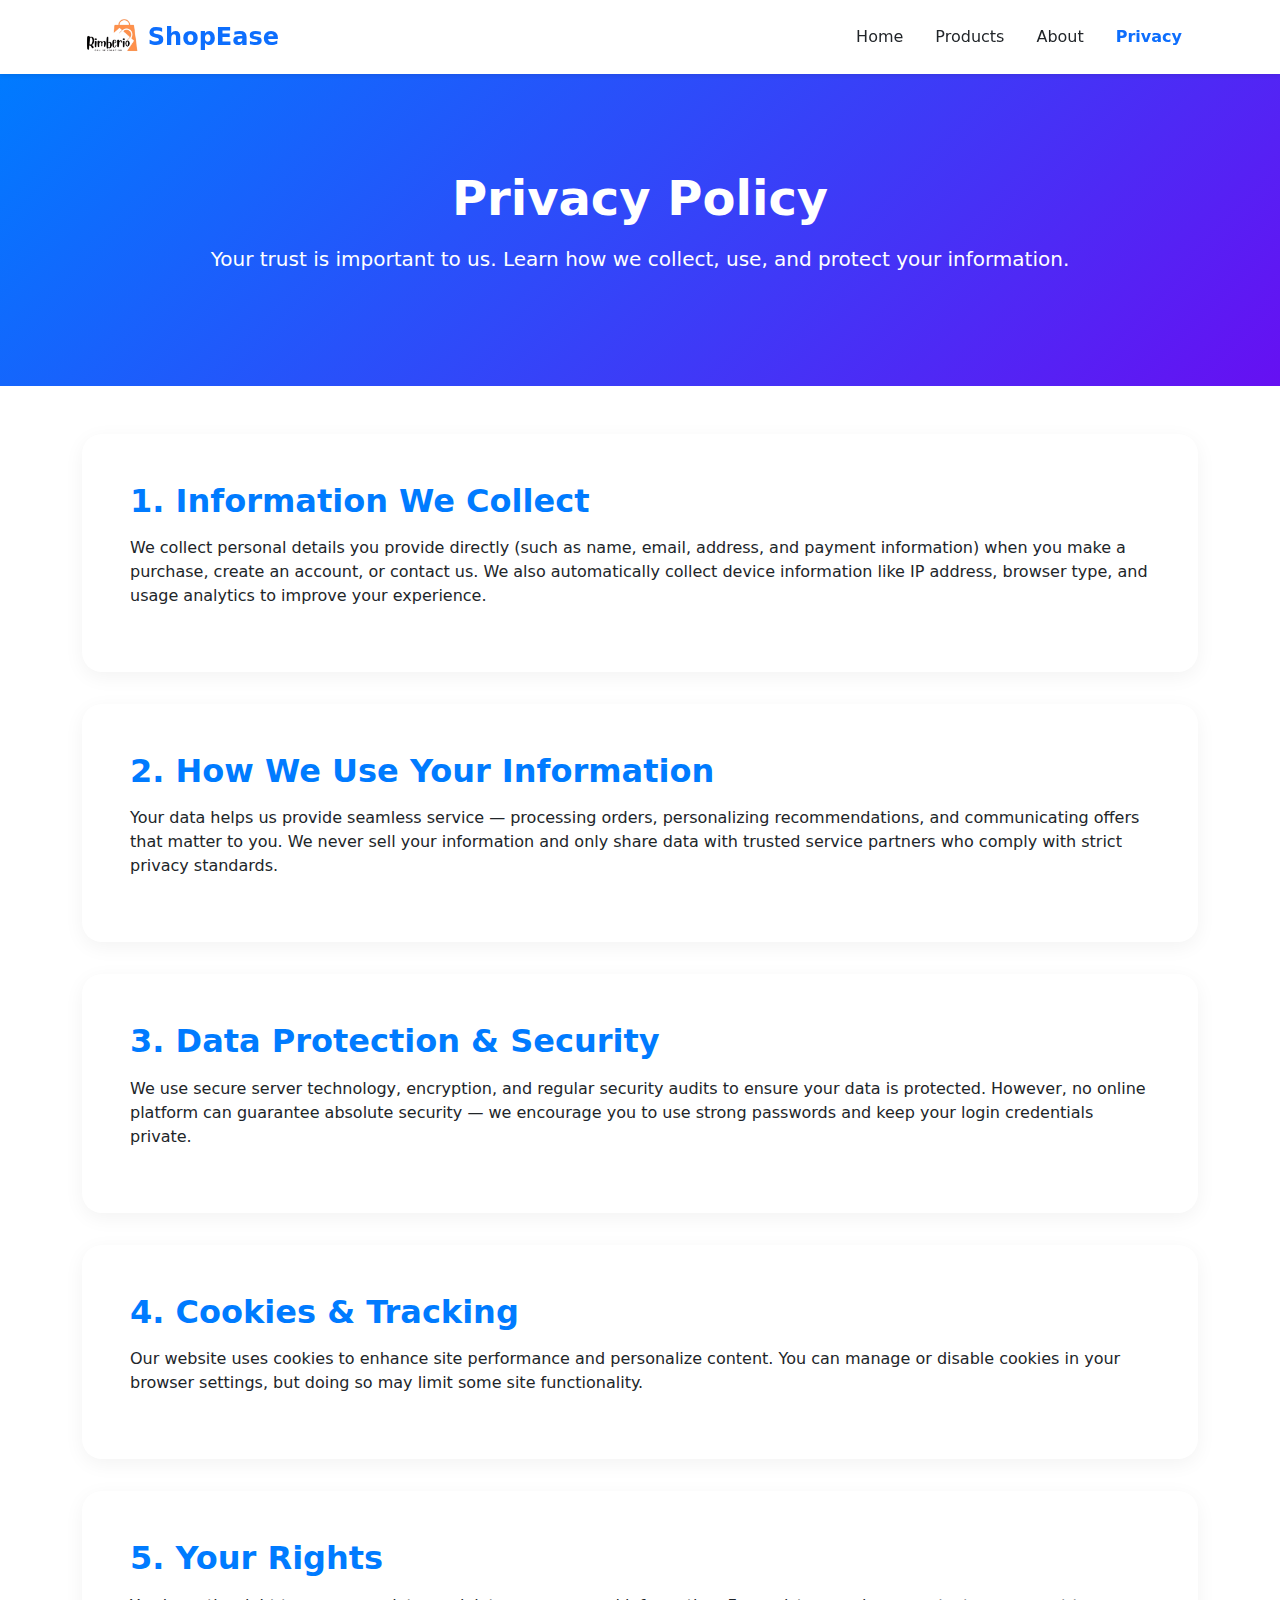
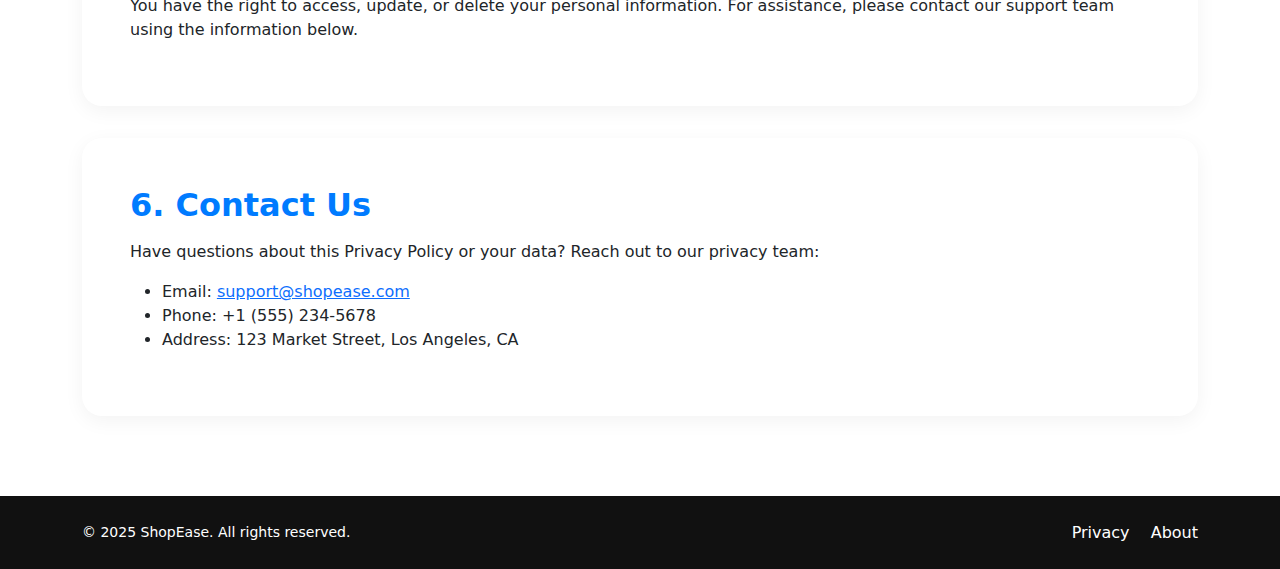
<file: privacy.html>
<!DOCTYPE html>
<html lang="en">
  <head>
    <meta charset="utf-8" />
    <meta name="viewport" content="width=device-width,initial-scale=1" />
    <title>ShopEase | Privacy Policy</title>
    <link rel="stylesheet" href="style.css" />
    <!-- Google Fonts -->
    <link
      href="https://fonts.googleapis.com/css2?family=Poppins:wght@300;500;700;800&display=swap"
      rel="stylesheet"
    />
    <!-- Bootstrap -->
    <link
      href="https://cdn.jsdelivr.net/npm/bootstrap@5.3.3/dist/css/bootstrap.min.css"
      rel="stylesheet"
    />
    <!-- Font Awesome -->
    <link
      href="https://cdnjs.cloudflare.com/ajax/libs/font-awesome/6.6.0/css/all.min.css"
      rel="stylesheet"
    />
  </head>

  <body class="d-flex flex-column min-vh-100">
    <!-- HEADER -->
    <header class="navbar navbar-light bg-white shadow-sm sticky-top">
      <div
        class="container d-flex justify-content-between align-items-center py-2"
      >
        <a
          href="index.html"
          class="text-decoration-none d-flex align-items-center"
        >
          <img
            src="./images/logoStore.png"
            alt="ShopEase"
            style="height: 42px; margin-right: 8px"
          />
          <span class="fw-bold h4 text-gradient mb-0">ShopEase</span>
        </a>
        <nav>
          <ul class="nav align-items-center">
            <li class="nav-item">
              <a class="nav-link text-dark" href="index.html">Home</a>
            </li>
            <li class="nav-item">
              <a class="nav-link text-dark" href="product.html">Products</a>
            </li>
            <li class="nav-item">
              <a class="nav-link text-dark" href="about.html">About</a>
            </li>
            <li class="nav-item">
              <a class="nav-link text-primary fw-semibold" href="privacy.html"
                >Privacy</a
              >
            </li>
          </ul>
        </nav>
      </div>
    </header>

    <!-- HERO -->
    <section class="privacy-hero">
      <div class="container">
        <h1 class="fw-bold display-5 mb-3">Privacy Policy</h1>
        <p class="lead">
          Your trust is important to us. Learn how we collect, use, and protect
          your information.
        </p>
      </div>
    </section>

    <!-- CONTENT -->
    <main class="container my-5 flex-grow-1">
      <div class="privacy-section">
        <h2 class="section-title">1. Information We Collect</h2>
        <p>
          We collect personal details you provide directly (such as name, email,
          address, and payment information) when you make a purchase, create an
          account, or contact us. We also automatically collect device
          information like IP address, browser type, and usage analytics to
          improve your experience.
        </p>
      </div>

      <div class="privacy-section">
        <h2 class="section-title">2. How We Use Your Information</h2>
        <p>
          Your data helps us provide seamless service — processing orders,
          personalizing recommendations, and communicating offers that matter to
          you. We never sell your information and only share data with trusted
          service partners who comply with strict privacy standards.
        </p>
      </div>

      <div class="privacy-section">
        <h2 class="section-title">3. Data Protection & Security</h2>
        <p>
          We use secure server technology, encryption, and regular security
          audits to ensure your data is protected. However, no online platform
          can guarantee absolute security — we encourage you to use strong
          passwords and keep your login credentials private.
        </p>
      </div>

      <div class="privacy-section">
        <h2 class="section-title">4. Cookies & Tracking</h2>
        <p>
          Our website uses cookies to enhance site performance and personalize
          content. You can manage or disable cookies in your browser settings,
          but doing so may limit some site functionality.
        </p>
      </div>

      <div class="privacy-section">
        <h2 class="section-title">5. Your Rights</h2>
        <p>
          You have the right to access, update, or delete your personal
          information. For assistance, please contact our support team using the
          information below.
        </p>
      </div>

      <div class="privacy-section">
        <h2 class="section-title">6. Contact Us</h2>
        <p>
          Have questions about this Privacy Policy or your data? Reach out to
          our privacy team:
        </p>
        <ul>
          <li>
            Email:
            <a href="mailto:support@shopease.com">support@shopease.com</a>
          </li>
          <li>Phone: +1 (555) 234-5678</li>
          <li>Address: 123 Market Street, Los Angeles, CA</li>
        </ul>
      </div>
    </main>

    <!-- FOOTER -->
    <footer class="text-white py-4 mt-auto">
      <div
        class="container d-flex flex-column flex-md-row justify-content-between align-items-center"
      >
        <small>&copy; 2025 ShopEase. All rights reserved.</small>
        <div class="mt-2 mt-md-0">
          <a href="privacy.html" class="text-white text-decoration-none me-3"
            >Privacy</a
          >
          <a href="about.html" class="text-white text-decoration-none">About</a>
        </div>
      </div>
    </footer>

    <script src="https://cdn.jsdelivr.net/npm/bootstrap@5.3.3/dist/js/bootstrap.bundle.min.js"></script>
  </body>
</html>
</file>
<file: style.css>
/* Base reset */
* {
  box-sizing: border-box;
  margin: 0;
  padding: 0;
}
body {
  font-family: "Poppins", system-ui, sans-serif;
  background: #f6f8fb;
  color: #223;
  -webkit-font-smoothing: antialiased;
}

/* NAV */

/* HERO */
.hero-section {
  height: 100vh;
  background-image: url("./images/bg.jpg");
  background-size: cover;
  background-position: center;
  background-repeat: no-repeat;
  position: relative;
}

.hero-section::before {
  content: "";
  position: absolute;
  inset: 0;
  background: rgba(16, 16, 60, 0.721);
}

.hero-section .container {
  position: absolute;
  z-index: 1;
}

.category-card i {
  font-size: 2rem;
  color: #007bff;
}
.category-card:hover {
  background: #f8f9fa;
  transform: translateY(-5px);
  transition: all 0.3s ease;
}

.promo-banner {
  background: linear-gradient(90deg, #007bff, #6610f2);
}

.testimonial {
  background: #f9f9f9;
  border-radius: 12px;
}

.newsletter {
  background: linear-gradient(90deg, #6610f2, #007bff);
}

/* Product card look */
.product-card {
  border: none;
  border-radius: 14px;
  overflow: hidden;
  transition: transform 0.25s ease, box-shadow 0.25s ease;
  box-shadow: 0 6px 18px rgba(12, 17, 43, 0.06);
}
.product-card:hover {
  transform: translateY(-6px);
  box-shadow: 0 18px 40px rgba(12, 17, 43, 0.08);
}
.product-card img {
  height: 210px;
  object-fit: cover;
}

/* Buttons */
.btn-primary {
  background-color: #0d6efd;
  border-color: #0d6efd;
}
.btn-outline-light {
  border-color: rgba(255, 255, 255, 0.2);
  color: #fff;
}

/* Footer */
footer {
  border-top: 1px solid rgba(0, 0, 0, 0.06);
}

/* Forms & inputs */
.form-control,
.form-select {
  border-radius: 8px;
}

/* Responsive tweaks */
@media (max-width: 768px) {
  .hero {
    height: 56vh;
    min-height: 360px;
  }
  .product-card img {
    height: 180px;
  }
}

.checkout-header {
  background: linear-gradient(135deg, #007bff, #6610f2);
  color: white;
  padding: 60px 0;
  text-align: center;
}
.product-item img {
  width: 60px;
  height: 60px;
  object-fit: cover;
  border-radius: 10px;
}
.product-item {
  display: flex;
  align-items: center;
  justify-content: space-between;
  padding: 10px 0;
  border-bottom: 1px solid #eee;
}
.product-info {
  display: flex;
  align-items: center;
  gap: 15px;
}
.product-name {
  font-weight: 500;
}
.total-box {
  background: #f0f4ff;
  border-radius: 10px;
  padding: 15px;
}
.card {
  border-radius: 15px;
  box-shadow: 0 4px 15px rgba(0, 0, 0, 0.05);
}
.btn-success {
  background: linear-gradient(135deg, #28a745, #20c997);
  border: none;
}
.btn-success:hover {
  background: linear-gradient(135deg, #218838, #17a589);
}

/* ABOUT PAGE EXTRAS */
.about-hero {
  background: linear-gradient(135deg, #007bff, #6610f2);
  color: #fff;
  border-bottom-left-radius: 40px;
  border-bottom-right-radius: 40px;
  animation: fadeIn 0.8s ease;
}

.feature-box {
  background: #fff;
  transition: all 0.3s ease;
}
.feature-box:hover {
  transform: translateY(-6px);
  box-shadow: 0 8px 25px rgba(0, 0, 0, 0.06);
}

.team-card {
  transition: all 0.3s ease;
}
.team-card:hover {
  transform: translateY(-5px);
}

.animate-fade {
  animation: fadeIn 1s ease-in-out;
}

@keyframes fadeIn {
  from {
    opacity: 0;
    transform: translateY(15px);
  }
  to {
    opacity: 1;
    transform: translateY(0);
  }
}

/* CONTACT PAGE */
.contact-hero {
  background: linear-gradient(135deg, #6610f2, #007bff);
  color: #fff;
  border-bottom-left-radius: 40px;
  border-bottom-right-radius: 40px;
  animation: fadeIn 0.8s ease;
}

.contact-card,
.contact-info-box {
  transition: all 0.3s ease;
}
.contact-card:hover,
.contact-info-box:hover {
  transform: translateY(-5px);
  box-shadow: 0 10px 25px rgba(0, 0, 0, 0.06);
}

.map-placeholder {
  height: 240px;
  background: #f0f4ff;
  border: 1px dashed #cbd3e0;
  font-size: 0.9rem;
}

/* Fade animation reuse */
.animate-fade {
  animation: fadeIn 1s ease-in-out;
}

.map-container iframe {
  width: 100%;
  height: 260px;
  border-radius: 10px;
}

.privacy-hero {
  background: linear-gradient(135deg, #007bff, #6610f2);
  color: #fff;
  text-align: center;
  padding: 6rem 1rem;
  position: relative;
}

.privacy-hero::after {
  content: "";
  position: absolute;
  bottom: -30px;
  left: 50%;
  transform: translateX(-50%);
  width: 80px;
  height: 6px;
  background: #fff;
  border-radius: 5px;
}

.privacy-section {
  background: #fff;
  border-radius: 20px;
  padding: 3rem;
  margin-bottom: 2rem;
  box-shadow: 0 5px 20px rgba(0, 0, 0, 0.05);
  transition: all 0.3s ease;
}

.privacy-section:hover {
  transform: translateY(-3px);
  box-shadow: 0 10px 25px rgba(0, 0, 0, 0.08);
}

h2.section-title {
  font-weight: 700;
  color: #007bff;
  margin-bottom: 1rem;
}

footer {
  background-color: #111;
}

@media (max-width: 768px) {
  .privacy-section {
    padding: 2rem 1.5rem;
  }
}
</file>
